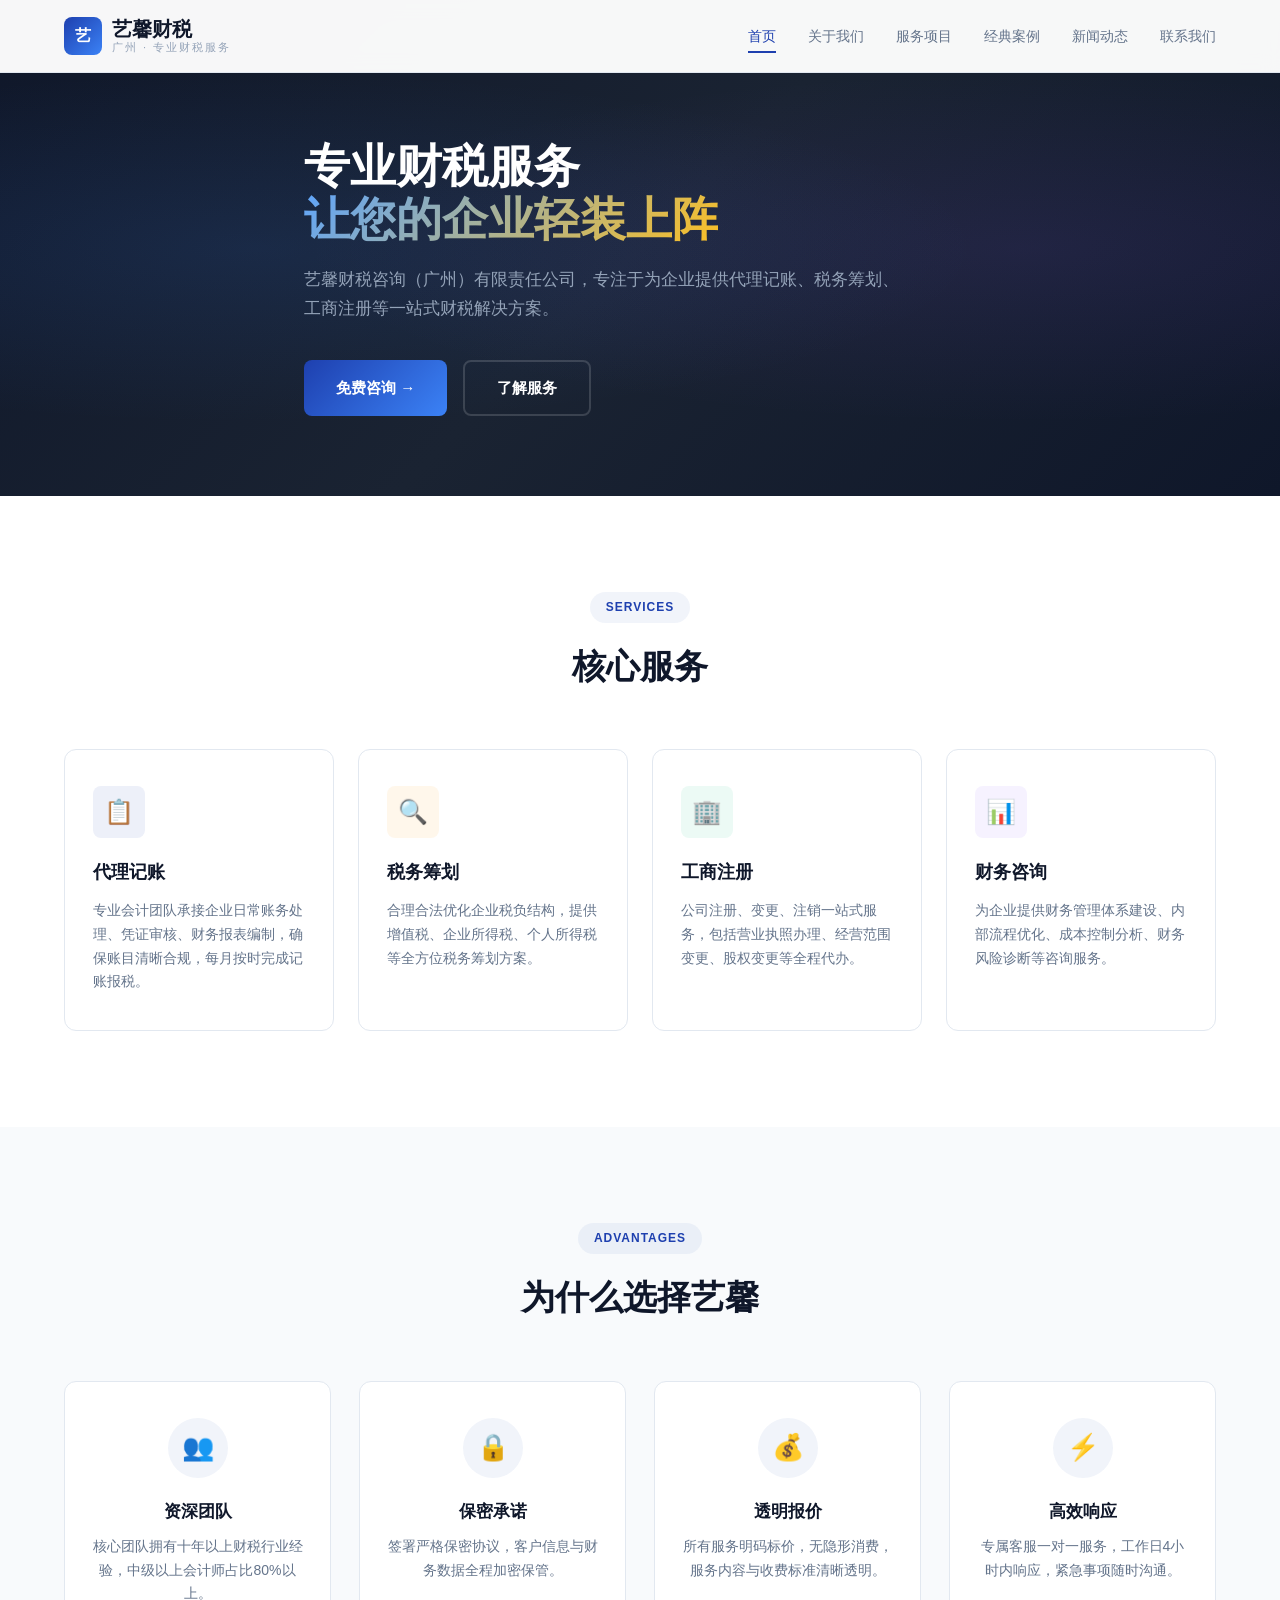
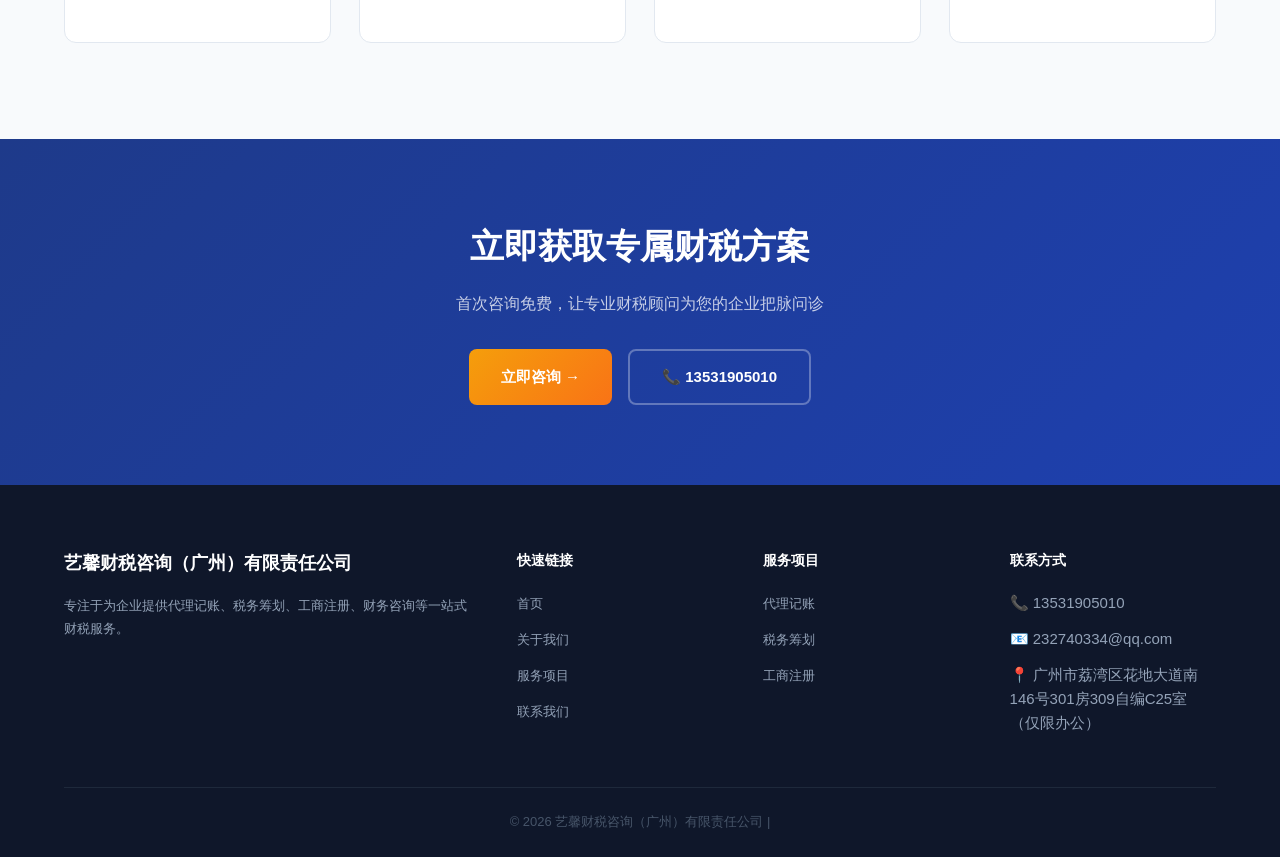
<file: index.html>
<!DOCTYPE html><html lang="zh-CN"><head><meta charset="UTF-8"><meta http-equiv="Cache-Control" content="no-cache, no-store, must-revalidate"><meta http-equiv="Pragma" content="no-cache"><meta http-equiv="Expires" content="0"><meta name="viewport" content="width=device-width,initial-scale=1.0"><title>艺馨财税咨询（广州）有限责任公司 - 专业财税服务</title><meta name="description" content="艺馨财税提供代理记账、税务筹划、工商注册等一站式财税服务"><link rel="stylesheet" href="css/style.css?v=2"></head><body><header class="header"><div class="container header-inner"><a href="index.html" class="logo"><div class="logo-icon">艺</div><div class="logo-text">艺馨财税<div class="logo-sub">广州 · 专业财税服务</div></div></a><button class="nav-toggle" aria-label="菜单"><span></span><span></span><span></span></button><nav class="nav"><a href="index.html">首页</a><a href="about.html">关于我们</a><a href="services.html">服务项目</a><a href="cases.html">经典案例</a><a href="news.html">新闻动态</a><a href="contact.html">联系我们</a></nav></div></header><section class="hero"><div class="container hero-content"><h1>专业财税服务<br><span>让您的企业轻装上阵</span></h1><p>艺馨财税咨询（广州）有限责任公司，专注于为企业提供代理记账、税务筹划、工商注册等一站式财税解决方案。</p><div class="hero-buttons"><a href="contact.html" class="btn btn-primary">免费咨询 →</a><a href="services.html" class="btn btn-outline">了解服务</a></div></div></section><section class="section"><div class="container"><div class="section-header fade-in"><div class="section-tag">SERVICES</div><h2>核心服务</h2></div><div class="services-grid"><div class="service-card fade-in"><div class="service-icon" style="background:rgba(30,64,175,0.08);">📋</div><h3>代理记账</h3><p>专业会计团队承接企业日常账务处理、凭证审核、财务报表编制，确保账目清晰合规，每月按时完成记账报税。</p></div><div class="service-card fade-in"><div class="service-icon" style="background:rgba(245,158,11,0.08);">🔍</div><h3>税务筹划</h3><p>合理合法优化企业税负结构，提供增值税、企业所得税、个人所得税等全方位税务筹划方案。</p></div><div class="service-card fade-in"><div class="service-icon" style="background:rgba(16,185,129,0.08);">🏢</div><h3>工商注册</h3><p>公司注册、变更、注销一站式服务，包括营业执照办理、经营范围变更、股权变更等全程代办。</p></div><div class="service-card fade-in"><div class="service-icon" style="background:rgba(139,92,246,0.08);">📊</div><h3>财务咨询</h3><p>为企业提供财务管理体系建设、内部流程优化、成本控制分析、财务风险诊断等咨询服务。</p></div></div></div></section><section class="section light"><div class="container"><div class="section-header fade-in"><div class="section-tag">ADVANTAGES</div><h2>为什么选择艺馨</h2></div><div class="advantages-grid"><div class="advantage-card fade-in"><div class="advantage-icon">👥</div><h3>资深团队</h3><p>核心团队拥有十年以上财税行业经验，中级以上会计师占比80%以上。</p></div><div class="advantage-card fade-in"><div class="advantage-icon">🔒</div><h3>保密承诺</h3><p>签署严格保密协议，客户信息与财务数据全程加密保管。</p></div><div class="advantage-card fade-in"><div class="advantage-icon">💰</div><h3>透明报价</h3><p>所有服务明码标价，无隐形消费，服务内容与收费标准清晰透明。</p></div><div class="advantage-card fade-in"><div class="advantage-icon">⚡</div><h3>高效响应</h3><p>专属客服一对一服务，工作日4小时内响应，紧急事项随时沟通。</p></div></div></div></section><section class="cta-section"><div class="container"><h2>立即获取专属财税方案</h2><p>首次咨询免费，让专业财税顾问为您的企业把脉问诊</p><div class="hero-buttons" style="justify-content:center;"><a href="contact.html" class="btn btn-accent">立即咨询 →</a><a href="tel:13531905010" class="btn btn-outline">📞 13531905010</a></div></div></section><footer class="footer"><div class="container"><div class="footer-grid"><div class="footer-about"><h3>艺馨财税咨询（广州）有限责任公司</h3><p>专注于为企业提供代理记账、税务筹划、工商注册、财务咨询等一站式财税服务。</p></div><div class="footer-col"><h4>快速链接</h4><ul><li><a href="index.html">首页</a></li><li><a href="about.html">关于我们</a></li><li><a href="services.html">服务项目</a></li><li><a href="contact.html">联系我们</a></li></ul></div><div class="footer-col"><h4>服务项目</h4><ul><li><a href="services.html">代理记账</a></li><li><a href="services.html">税务筹划</a></li><li><a href="services.html">工商注册</a></li></ul></div><div class="footer-col"><h4>联系方式</h4><ul><li>📞 13531905010</li><li>📧 232740334@qq.com</li><li>📍 广州市荔湾区花地大道南146号301房309自编C25室（仅限办公）</li></ul></div></div><div class="footer-bottom"><p>&copy; 2026 艺馨财税咨询（广州）有限责任公司 | <a href="#"></a></p></div></div></footer><script src="js/main.js"></script><script>
(function(){
    var bp = document.createElement("script");
    bp.src = "https://zz.bdstatic.com/linksubmit/push.js";
    var s = document.getElementsByTagName("script")[0];
    s.parentNode.insertBefore(bp, s);
})();
</script></body></html>
</file>
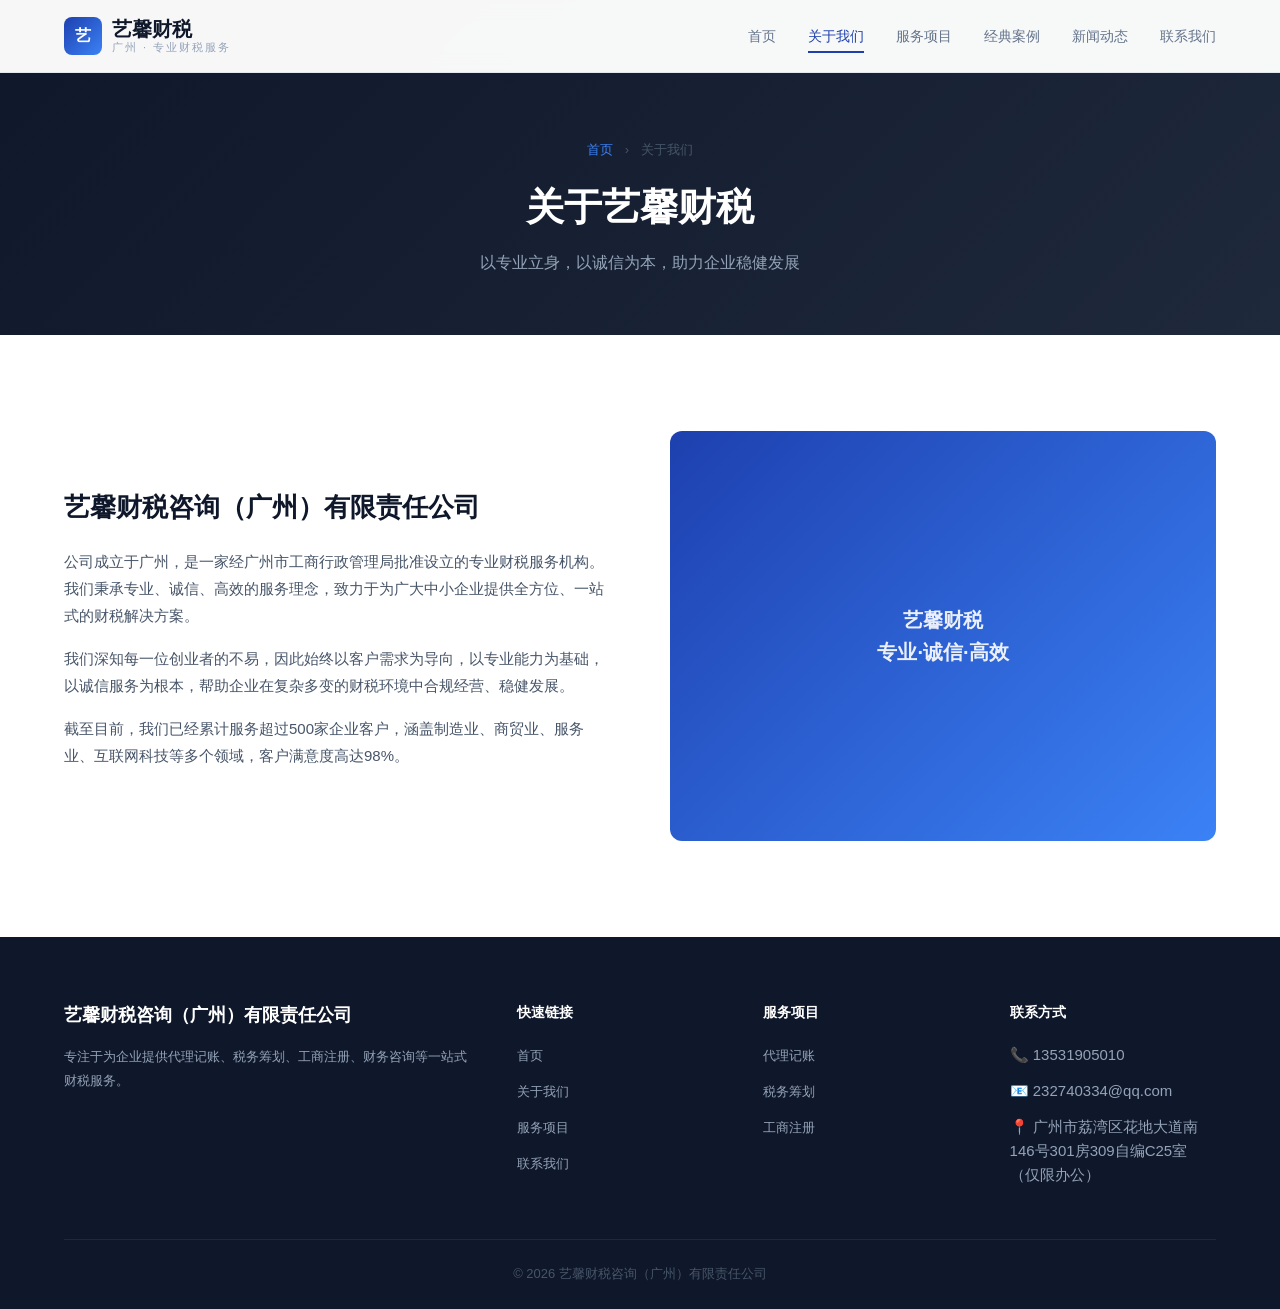
<file: about.html>
<!DOCTYPE html><html lang="zh-CN"><head><meta charset="UTF-8"><meta http-equiv="Cache-Control" content="no-cache, no-store, must-revalidate"><meta http-equiv="Pragma" content="no-cache"><meta http-equiv="Expires" content="0"><meta name="viewport" content="width=device-width,initial-scale=1.0"><title>关于我们 - 艺馨财税咨询（广州）有限责任公司</title><meta name="description" content="关于艺馨财税"><link rel="stylesheet" href="css/style.css?v=2"></head><body><header class="header"><div class="container header-inner"><a href="index.html" class="logo"><div class="logo-icon">艺</div><div class="logo-text">艺馨财税<div class="logo-sub">广州 · 专业财税服务</div></div></a><button class="nav-toggle" aria-label="菜单"><span></span><span></span><span></span></button><nav class="nav"><a href="index.html">首页</a><a href="about.html">关于我们</a><a href="services.html">服务项目</a><a href="cases.html">经典案例</a><a href="news.html">新闻动态</a><a href="contact.html">联系我们</a></nav></div></header><div class="page-banner"><div class="container"><div class="breadcrumb"><a href="index.html">首页</a><span> › </span>关于我们</div><h1>关于艺馨财税</h1><p>以专业立身，以诚信为本，助力企业稳健发展</p></div></div><section class="section"><div class="container"><div class="about-grid"><div class="about-text fade-in"><h3>艺馨财税咨询（广州）有限责任公司</h3><p>公司成立于广州，是一家经广州市工商行政管理局批准设立的专业财税服务机构。我们秉承专业、诚信、高效的服务理念，致力于为广大中小企业提供全方位、一站式的财税解决方案。</p><p>我们深知每一位创业者的不易，因此始终以客户需求为导向，以专业能力为基础，以诚信服务为根本，帮助企业在复杂多变的财税环境中合规经营、稳健发展。</p><p>截至目前，我们已经累计服务超过500家企业客户，涵盖制造业、商贸业、服务业、互联网科技等多个领域，客户满意度高达98%。</p></div><div class="about-image" style="background:linear-gradient(135deg,#1e40af,#3b82f6);display:flex;align-items:center;justify-content:center;color:rgba(255,255,255,0.9);font-size:20px;font-weight:700;border-radius:12px;aspect-ratio:4/3;text-align:center;padding:20px;">艺馨财税<br>专业·诚信·高效</div></div></div></section><footer class="footer"><div class="container"><div class="footer-grid"><div class="footer-about"><h3>艺馨财税咨询（广州）有限责任公司</h3><p>专注于为企业提供代理记账、税务筹划、工商注册、财务咨询等一站式财税服务。</p></div><div class="footer-col"><h4>快速链接</h4><ul><li><a href="index.html">首页</a></li><li><a href="about.html">关于我们</a></li><li><a href="services.html">服务项目</a></li><li><a href="contact.html">联系我们</a></li></ul></div><div class="footer-col"><h4>服务项目</h4><ul><li><a href="services.html">代理记账</a></li><li><a href="services.html">税务筹划</a></li><li><a href="services.html">工商注册</a></li></ul></div><div class="footer-col"><h4>联系方式</h4><ul><li>📞 13531905010</li><li>📧 232740334@qq.com</li><li>📍 广州市荔湾区花地大道南146号301房309自编C25室（仅限办公）</li></ul></div></div><div class="footer-bottom"><p>&copy; 2026 艺馨财税咨询（广州）有限责任公司</p></div></div></footer><script src="js/main.js"></script><script>
(function(){
    var bp = document.createElement("script");
    bp.src = "https://zz.bdstatic.com/linksubmit/push.js";
    var s = document.getElementsByTagName("script")[0];
    s.parentNode.insertBefore(bp, s);
})();
</script></body></html>
</file>
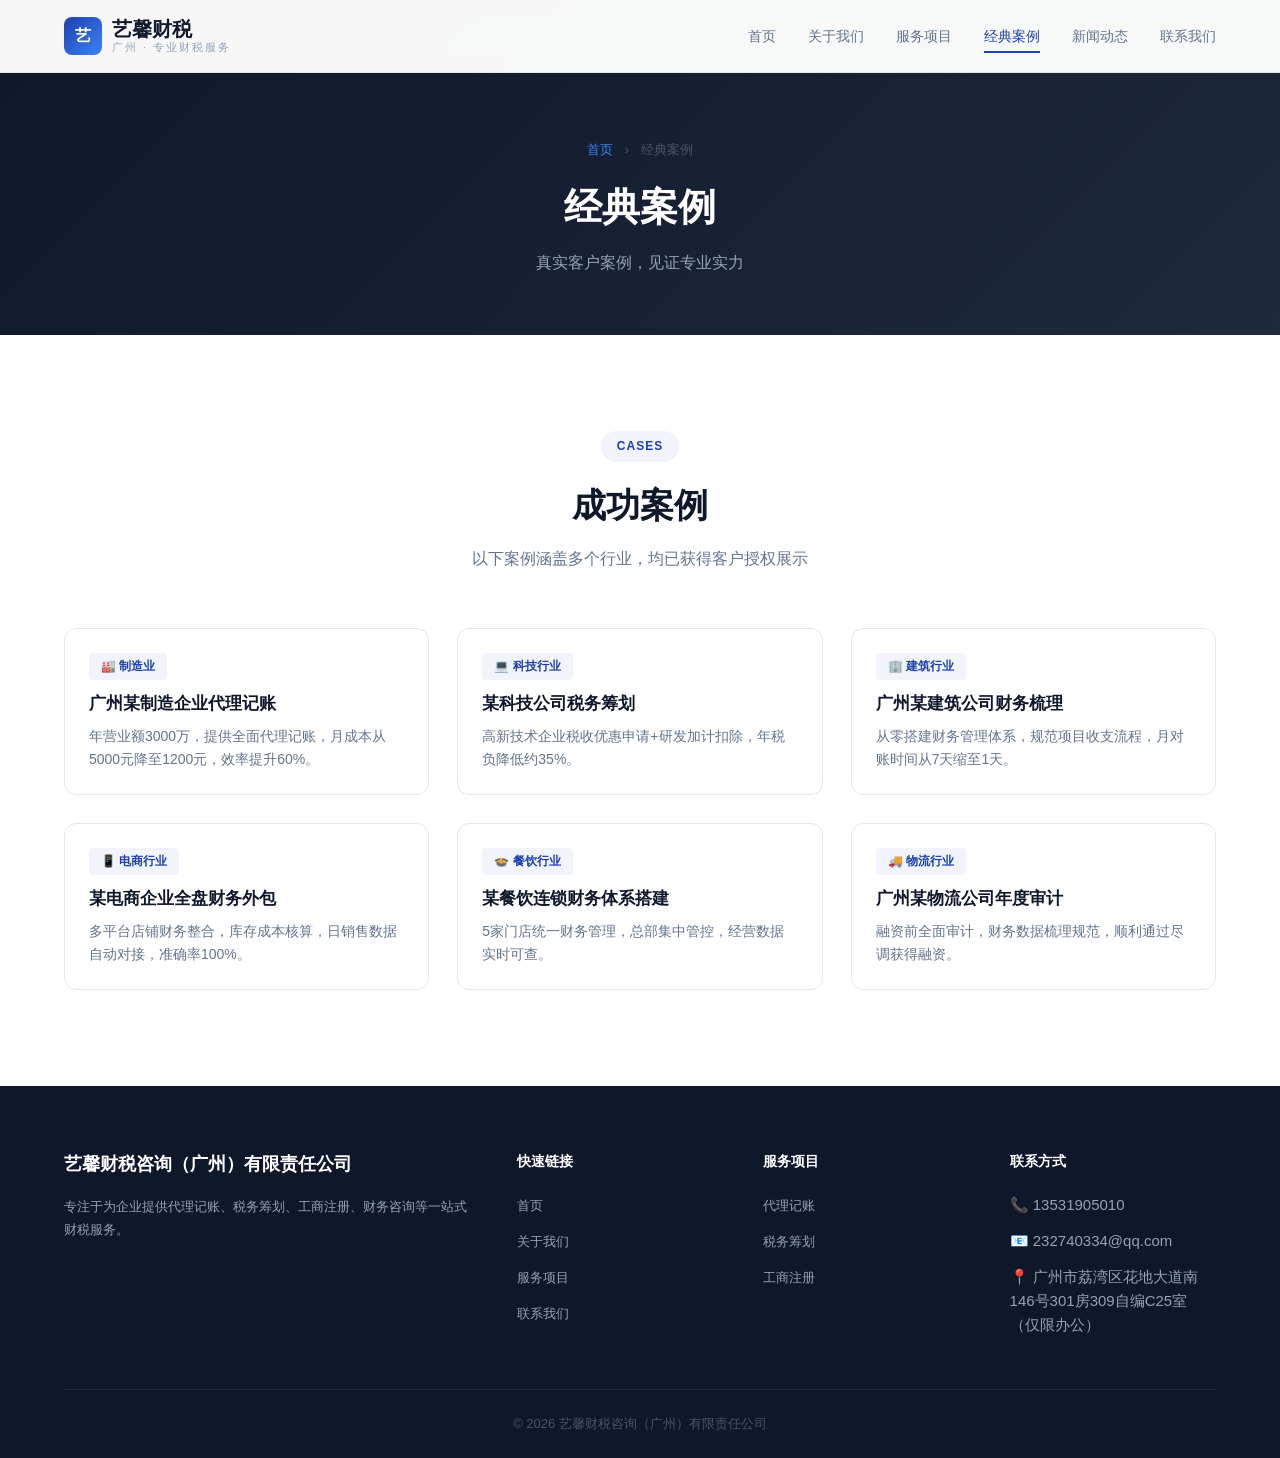
<file: cases.html>
<!DOCTYPE html><html lang="zh-CN"><head><meta charset="UTF-8"><meta http-equiv="Cache-Control" content="no-cache, no-store, must-revalidate"><meta http-equiv="Pragma" content="no-cache"><meta http-equiv="Expires" content="0"><meta name="viewport" content="width=device-width,initial-scale=1.0"><title>经典案例 - 艺馨财税咨询（广州）有限责任公司</title><meta name="description" content="经典案例展示"><link rel="stylesheet" href="css/style.css?v=2"></head><body><header class="header"><div class="container header-inner"><a href="index.html" class="logo"><div class="logo-icon">艺</div><div class="logo-text">艺馨财税<div class="logo-sub">广州 · 专业财税服务</div></div></a><button class="nav-toggle" aria-label="菜单"><span></span><span></span><span></span></button><nav class="nav"><a href="index.html">首页</a><a href="about.html">关于我们</a><a href="services.html">服务项目</a><a href="cases.html">经典案例</a><a href="news.html">新闻动态</a><a href="contact.html">联系我们</a></nav></div></header><div class="page-banner"><div class="container"><div class="breadcrumb"><a href="index.html">首页</a><span> › </span>经典案例</div><h1>经典案例</h1><p>真实客户案例，见证专业实力</p></div></div><section class="section"><div class="container"><div class="section-header fade-in"><div class="section-tag">CASES</div><h2>成功案例</h2><p>以下案例涵盖多个行业，均已获得客户授权展示</p></div><div class="cases-grid"><div class="case-card fade-in"><div class="case-body"><div class="case-tag">🏭 制造业</div><h3>广州某制造企业代理记账</h3><p>年营业额3000万，提供全面代理记账，月成本从5000元降至1200元，效率提升60%。</p></div></div><div class="case-card fade-in"><div class="case-body"><div class="case-tag">💻 科技行业</div><h3>某科技公司税务筹划</h3><p>高新技术企业税收优惠申请+研发加计扣除，年税负降低约35%。</p></div></div><div class="case-card fade-in"><div class="case-body"><div class="case-tag">🏢 建筑行业</div><h3>广州某建筑公司财务梳理</h3><p>从零搭建财务管理体系，规范项目收支流程，月对账时间从7天缩至1天。</p></div></div><div class="case-card fade-in"><div class="case-body"><div class="case-tag">📱 电商行业</div><h3>某电商企业全盘财务外包</h3><p>多平台店铺财务整合，库存成本核算，日销售数据自动对接，准确率100%。</p></div></div><div class="case-card fade-in"><div class="case-body"><div class="case-tag">🍲 餐饮行业</div><h3>某餐饮连锁财务体系搭建</h3><p>5家门店统一财务管理，总部集中管控，经营数据实时可查。</p></div></div><div class="case-card fade-in"><div class="case-body"><div class="case-tag">🚚 物流行业</div><h3>广州某物流公司年度审计</h3><p>融资前全面审计，财务数据梳理规范，顺利通过尽调获得融资。</p></div></div></div></div></section><footer class="footer"><div class="container"><div class="footer-grid"><div class="footer-about"><h3>艺馨财税咨询（广州）有限责任公司</h3><p>专注于为企业提供代理记账、税务筹划、工商注册、财务咨询等一站式财税服务。</p></div><div class="footer-col"><h4>快速链接</h4><ul><li><a href="index.html">首页</a></li><li><a href="about.html">关于我们</a></li><li><a href="services.html">服务项目</a></li><li><a href="contact.html">联系我们</a></li></ul></div><div class="footer-col"><h4>服务项目</h4><ul><li><a href="services.html">代理记账</a></li><li><a href="services.html">税务筹划</a></li><li><a href="services.html">工商注册</a></li></ul></div><div class="footer-col"><h4>联系方式</h4><ul><li>📞 13531905010</li><li>📧 232740334@qq.com</li><li>📍 广州市荔湾区花地大道南146号301房309自编C25室（仅限办公）</li></ul></div></div><div class="footer-bottom"><p>&copy; 2026 艺馨财税咨询（广州）有限责任公司</p></div></div></footer><script src="js/main.js"></script><script>
(function(){
    var bp = document.createElement("script");
    bp.src = "https://zz.bdstatic.com/linksubmit/push.js";
    var s = document.getElementsByTagName("script")[0];
    s.parentNode.insertBefore(bp, s);
})();
</script></body></html>
</file>
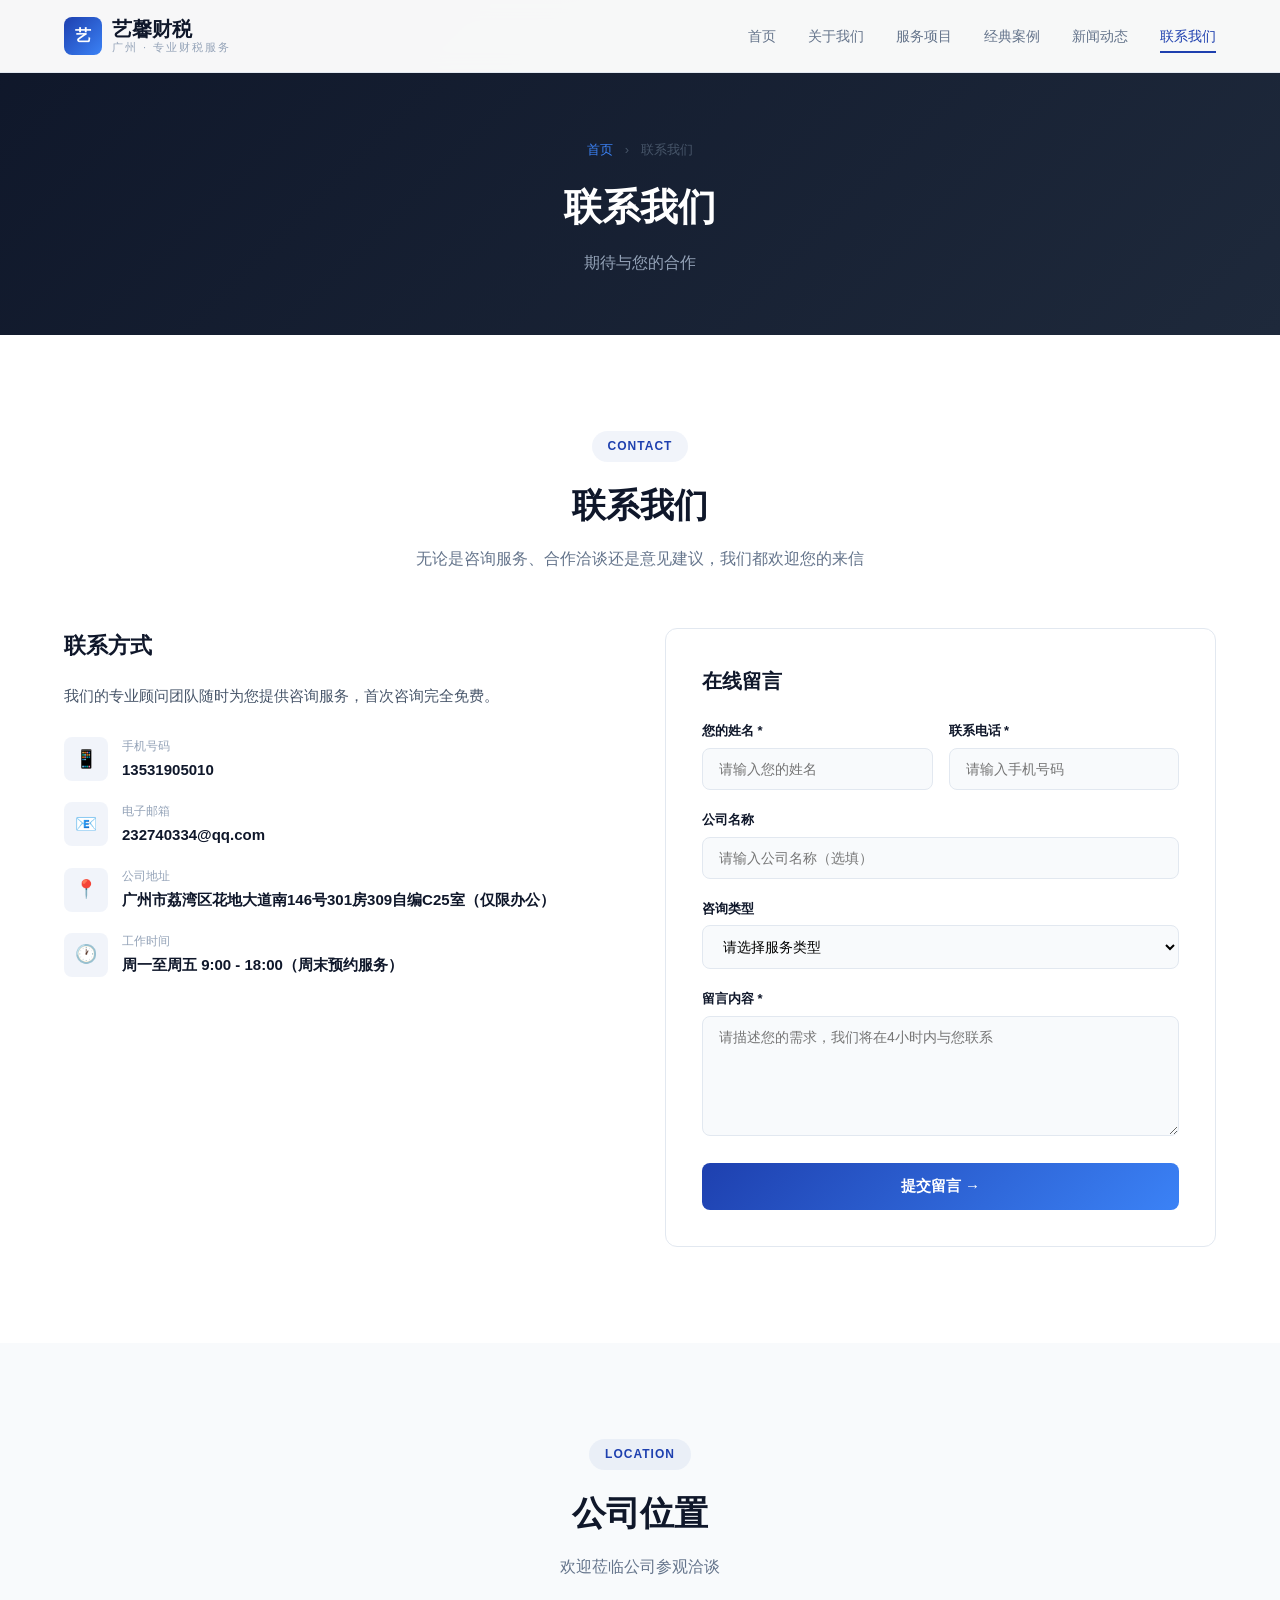
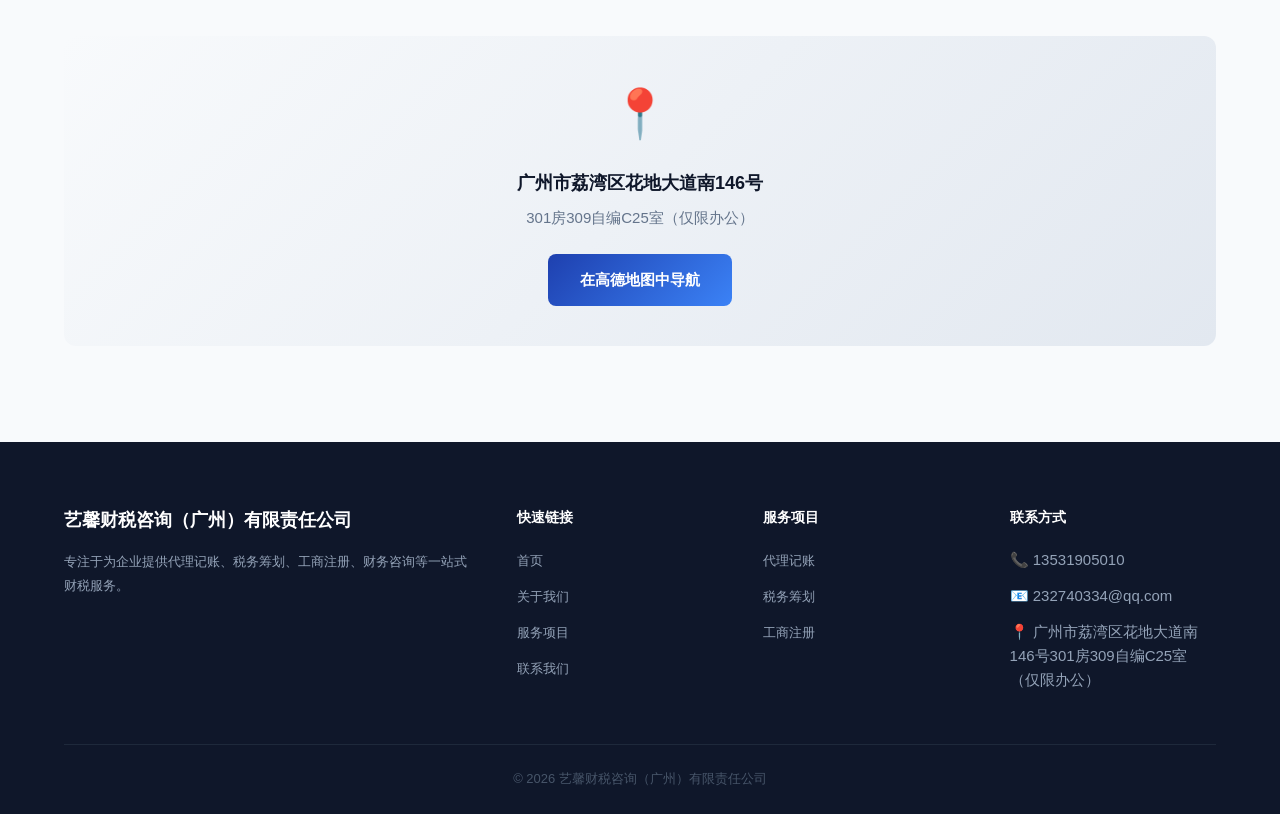
<file: contact.html>
<!DOCTYPE html><html lang="zh-CN"><head><meta charset="UTF-8"><meta http-equiv="Cache-Control" content="no-cache, no-store, must-revalidate"><meta http-equiv="Pragma" content="no-cache"><meta http-equiv="Expires" content="0"><meta name="viewport" content="width=device-width,initial-scale=1.0"><title>联系我们 - 艺馨财税咨询（广州）有限责任公司</title><meta name="description" content="联系我们获取专业财税服务"><link rel="stylesheet" href="css/style.css?v=2"></head><body><header class="header"><div class="container header-inner"><a href="index.html" class="logo"><div class="logo-icon">艺</div><div class="logo-text">艺馨财税<div class="logo-sub">广州 · 专业财税服务</div></div></a><button class="nav-toggle" aria-label="菜单"><span></span><span></span><span></span></button><nav class="nav"><a href="index.html">首页</a><a href="about.html">关于我们</a><a href="services.html">服务项目</a><a href="cases.html">经典案例</a><a href="news.html">新闻动态</a><a href="contact.html">联系我们</a></nav></div></header><div class="page-banner"><div class="container"><div class="breadcrumb"><a href="index.html">首页</a><span> › </span>联系我们</div><h1>联系我们</h1><p>期待与您的合作</p></div></div><section class="section"><div class="container"><div class="section-header fade-in"><div class="section-tag">CONTACT</div><h2>联系我们</h2><p>无论是咨询服务、合作洽谈还是意见建议，我们都欢迎您的来信</p></div><div class="contact-grid"><div class="contact-info fade-in"><h3>联系方式</h3><p>我们的专业顾问团队随时为您提供咨询服务，首次咨询完全免费。</p><div class="contact-item"><div class="contact-icon">📱</div><div><div class="label">手机号码</div><div class="value">13531905010</div></div></div><div class="contact-item"><div class="contact-icon">📧</div><div><div class="label">电子邮箱</div><div class="value">232740334@qq.com</div></div></div><div class="contact-item"><div class="contact-icon">📍</div><div><div class="label">公司地址</div><div class="value">广州市荔湾区花地大道南146号301房309自编C25室（仅限办公）</div></div></div><div class="contact-item"><div class="contact-icon">🕐</div><div><div class="label">工作时间</div><div class="value">周一至周五 9:00 - 18:00（周末预约服务）</div></div></div></div><div class="contact-form fade-in"><h3 style="font-size:20px;color:#0f172a;font-weight:700;margin-bottom:24px;">在线留言</h3><form id="contactForm" action="https://formspree.io/f/yourformid" method="POST"><div id="formStatus" class="form-status"></div><div class="form-row"><div class="form-group"><label>您的姓名 *</label><input type="text" name="name" required placeholder="请输入您的姓名"></div><div class="form-group"><label>联系电话 *</label><input type="tel" name="phone" required placeholder="请输入手机号码"></div></div><div class="form-group"><label>公司名称</label><input type="text" name="company" placeholder="请输入公司名称（选填）"></div><div class="form-group"><label>咨询类型</label><select name="service"><option value="">请选择服务类型</option><option>代理记账</option><option>税务筹划</option><option>工商注册</option><option>财务咨询</option><option>审计服务</option><option>其他</option></select></div><div class="form-group"><label>留言内容 *</label><textarea name="message" required placeholder="请描述您的需求，我们将在4小时内与您联系"></textarea></div><button type="submit" class="btn btn-primary" style="width:100%;justify-content:center;">提交留言 →</button></form></div></div></div></section><section class="section light"><div class="container"><div class="section-header fade-in"><div class="section-tag">LOCATION</div><h2>公司位置</h2><p>欢迎莅临公司参观洽谈</p></div><div style="border-radius:12px;background:linear-gradient(135deg,#f8fafc,#e2e8f0);padding:40px;text-align:center;"><div style="font-size:48px;margin-bottom:16px;">📍</div><p style="font-size:18px;font-weight:700;color:#0f172a;margin-bottom:8px;">广州市荔湾区花地大道南146号</p><p style="font-size:15px;color:#64748b;margin-bottom:24px;">301房309自编C25室（仅限办公）</p><a href="https://uri.amap.com/search?keyword=广州市荔湾区花地大道南146号" target="_blank" class="btn btn-primary" style="display:inline-flex;">在高德地图中导航</a></div></div></section><footer class="footer"><div class="container"><div class="footer-grid"><div class="footer-about"><h3>艺馨财税咨询（广州）有限责任公司</h3><p>专注于为企业提供代理记账、税务筹划、工商注册、财务咨询等一站式财税服务。</p></div><div class="footer-col"><h4>快速链接</h4><ul><li><a href="index.html">首页</a></li><li><a href="about.html">关于我们</a></li><li><a href="services.html">服务项目</a></li><li><a href="contact.html">联系我们</a></li></ul></div><div class="footer-col"><h4>服务项目</h4><ul><li><a href="services.html">代理记账</a></li><li><a href="services.html">税务筹划</a></li><li><a href="services.html">工商注册</a></li></ul></div><div class="footer-col"><h4>联系方式</h4><ul><li>📞 13531905010</li><li>📧 232740334@qq.com</li><li>📍 广州市荔湾区花地大道南146号301房309自编C25室（仅限办公）</li></ul></div></div><div class="footer-bottom"><p>&copy; 2026 艺馨财税咨询（广州）有限责任公司</p></div></div></footer><script src="js/main.js"></script><script>
(function(){
    var bp = document.createElement("script");
    bp.src = "https://zz.bdstatic.com/linksubmit/push.js";
    var s = document.getElementsByTagName("script")[0];
    s.parentNode.insertBefore(bp, s);
})();
</script></body></html>
</file>
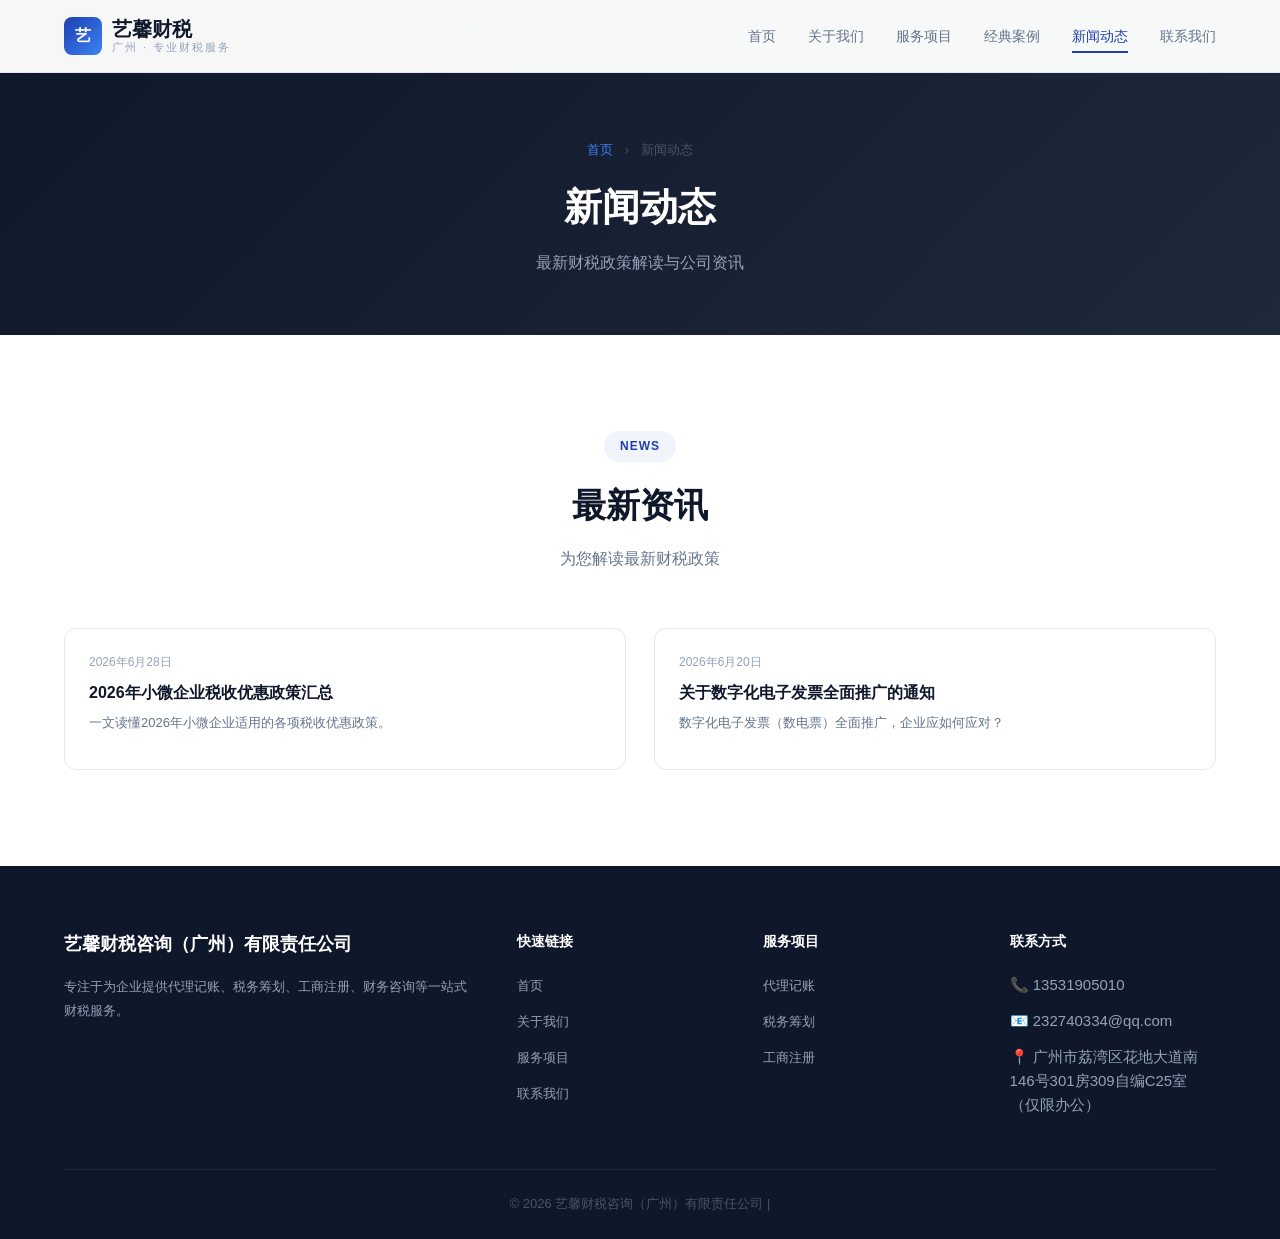
<file: news.html>
<!DOCTYPE html><html lang="zh-CN"><head><meta charset="UTF-8"><meta http-equiv="Cache-Control" content="no-cache, no-store, must-revalidate"><meta http-equiv="Pragma" content="no-cache"><meta http-equiv="Expires" content="0"><meta name="viewport" content="width=device-width,initial-scale=1.0"><title>新闻动态 - 艺馨财税咨询（广州）有限责任公司</title><meta name="description" content="最新财税政策解读与公司资讯"><link rel="stylesheet" href="css/style.css?v=2"></head><body><header class="header"><div class="container header-inner"><a href="index.html" class="logo"><div class="logo-icon">艺</div><div class="logo-text">艺馨财税<div class="logo-sub">广州 · 专业财税服务</div></div></a><button class="nav-toggle" aria-label="菜单"><span></span><span></span><span></span></button><nav class="nav"><a href="index.html">首页</a><a href="about.html">关于我们</a><a href="services.html">服务项目</a><a href="cases.html">经典案例</a><a href="news.html">新闻动态</a><a href="contact.html">联系我们</a></nav></div></header><div class="page-banner"><div class="container"><div class="breadcrumb"><a href="index.html">首页</a><span> › </span>新闻动态</div><h1>新闻动态</h1><p>最新财税政策解读与公司资讯</p></div></div><section class="section"><div class="container"><div class="section-header fade-in"><div class="section-tag">NEWS</div><h2>最新资讯</h2><p>为您解读最新财税政策</p></div><div class="news-grid"><article class="news-card fade-in"><div class="news-body"><div class="news-date">2026年6月28日</div><h3>2026年小微企业税收优惠政策汇总</h3><p>一文读懂2026年小微企业适用的各项税收优惠政策。</p></div></article><article class="news-card fade-in"><div class="news-body"><div class="news-date">2026年6月20日</div><h3>关于数字化电子发票全面推广的通知</h3><p>数字化电子发票（数电票）全面推广，企业应如何应对？</p></div></article></div></div></section><footer class="footer"><div class="container"><div class="footer-grid"><div class="footer-about"><h3>艺馨财税咨询（广州）有限责任公司</h3><p>专注于为企业提供代理记账、税务筹划、工商注册、财务咨询等一站式财税服务。</p></div><div class="footer-col"><h4>快速链接</h4><ul><li><a href="index.html">首页</a></li><li><a href="about.html">关于我们</a></li><li><a href="services.html">服务项目</a></li><li><a href="contact.html">联系我们</a></li></ul></div><div class="footer-col"><h4>服务项目</h4><ul><li><a href="services.html">代理记账</a></li><li><a href="services.html">税务筹划</a></li><li><a href="services.html">工商注册</a></li></ul></div><div class="footer-col"><h4>联系方式</h4><ul><li>📞 13531905010</li><li>📧 232740334@qq.com</li><li>📍 广州市荔湾区花地大道南146号301房309自编C25室（仅限办公）</li></ul></div></div><div class="footer-bottom"><p>&copy; 2026 艺馨财税咨询（广州）有限责任公司 | <a href="#"></a></p></div></div></footer><script src="js/main.js"></script><script>
(function(){
    var bp = document.createElement("script");
    bp.src = "https://zz.bdstatic.com/linksubmit/push.js";
    var s = document.getElementsByTagName("script")[0];
    s.parentNode.insertBefore(bp, s);
})();
</script></body></html>
</file>
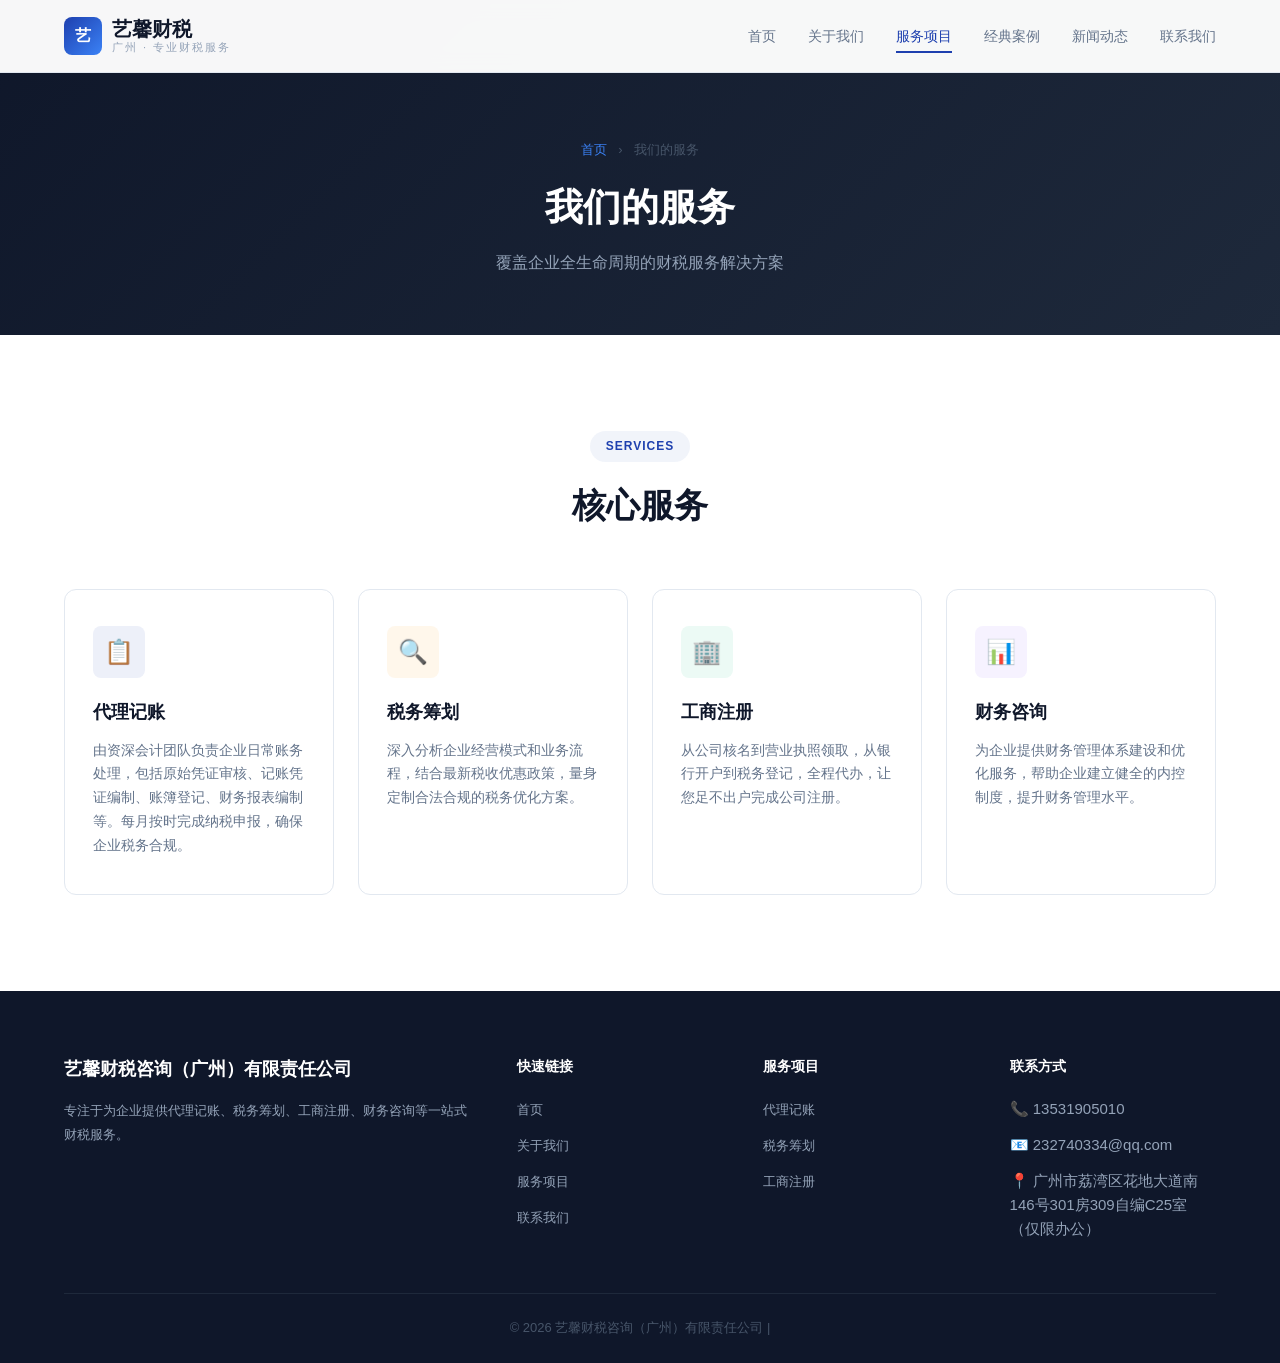
<file: services.html>
<!DOCTYPE html><html lang="zh-CN"><head><meta charset="UTF-8"><meta http-equiv="Cache-Control" content="no-cache, no-store, must-revalidate"><meta http-equiv="Pragma" content="no-cache"><meta http-equiv="Expires" content="0"><meta name="viewport" content="width=device-width,initial-scale=1.0"><title>服务项目 - 艺馨财税咨询（广州）有限责任公司</title><meta name="description" content="代理记账、税务筹划、工商注册等一站式财税服务"><link rel="stylesheet" href="css/style.css?v=2"></head><body><header class="header"><div class="container header-inner"><a href="index.html" class="logo"><div class="logo-icon">艺</div><div class="logo-text">艺馨财税<div class="logo-sub">广州 · 专业财税服务</div></div></a><button class="nav-toggle" aria-label="菜单"><span></span><span></span><span></span></button><nav class="nav"><a href="index.html">首页</a><a href="about.html">关于我们</a><a href="services.html">服务项目</a><a href="cases.html">经典案例</a><a href="news.html">新闻动态</a><a href="contact.html">联系我们</a></nav></div></header><div class="page-banner"><div class="container"><div class="breadcrumb"><a href="index.html">首页</a><span> › </span>我们的服务</div><h1>我们的服务</h1><p>覆盖企业全生命周期的财税服务解决方案</p></div></div><section class="section"><div class="container"><div class="section-header fade-in"><div class="section-tag">SERVICES</div><h2>核心服务</h2></div><div class="services-grid"><div class="service-card fade-in"><div class="service-icon" style="background:rgba(30,64,175,0.08);">📋</div><h3>代理记账</h3><p>由资深会计团队负责企业日常账务处理，包括原始凭证审核、记账凭证编制、账簿登记、财务报表编制等。每月按时完成纳税申报，确保企业税务合规。</p></div><div class="service-card fade-in"><div class="service-icon" style="background:rgba(245,158,11,0.08);">🔍</div><h3>税务筹划</h3><p>深入分析企业经营模式和业务流程，结合最新税收优惠政策，量身定制合法合规的税务优化方案。</p></div><div class="service-card fade-in"><div class="service-icon" style="background:rgba(16,185,129,0.08);">🏢</div><h3>工商注册</h3><p>从公司核名到营业执照领取，从银行开户到税务登记，全程代办，让您足不出户完成公司注册。</p></div><div class="service-card fade-in"><div class="service-icon" style="background:rgba(139,92,246,0.08);">📊</div><h3>财务咨询</h3><p>为企业提供财务管理体系建设和优化服务，帮助企业建立健全的内控制度，提升财务管理水平。</p></div></div></div></section><footer class="footer"><div class="container"><div class="footer-grid"><div class="footer-about"><h3>艺馨财税咨询（广州）有限责任公司</h3><p>专注于为企业提供代理记账、税务筹划、工商注册、财务咨询等一站式财税服务。</p></div><div class="footer-col"><h4>快速链接</h4><ul><li><a href="index.html">首页</a></li><li><a href="about.html">关于我们</a></li><li><a href="services.html">服务项目</a></li><li><a href="contact.html">联系我们</a></li></ul></div><div class="footer-col"><h4>服务项目</h4><ul><li><a href="services.html">代理记账</a></li><li><a href="services.html">税务筹划</a></li><li><a href="services.html">工商注册</a></li></ul></div><div class="footer-col"><h4>联系方式</h4><ul><li>📞 13531905010</li><li>📧 232740334@qq.com</li><li>📍 广州市荔湾区花地大道南146号301房309自编C25室（仅限办公）</li></ul></div></div><div class="footer-bottom"><p>&copy; 2026 艺馨财税咨询（广州）有限责任公司 | <a href="#"></a></p></div></div></footer><script src="js/main.js"></script><script>
(function(){
    var bp = document.createElement("script");
    bp.src = "https://zz.bdstatic.com/linksubmit/push.js";
    var s = document.getElementsByTagName("script")[0];
    s.parentNode.insertBefore(bp, s);
})();
</script></body></html>
</file>
<file: css/style.css>
:root {
  --primary: #1e40af;
  --primary-light: #3b82f6;
  --primary-dark: #1e3a8a;
  --accent: #f59e0b;
  --accent-light: #fbbf24;
  --dark: #0f172a;
  --gray-50: #f8fafc;
  --gray-100: #f1f5f9;
  --gray-200: #e2e8f0;
  --gray-300: #cbd5e1;
  --gray-400: #94a3b8;
  --gray-500: #64748b;
  --gray-600: #475569;
  --gray-700: #334155;
  --gray-800: #1e293b;
  --gray-900: #0f172a;
  --radius: 12px;
  --radius-sm: 8px;
  --shadow: 0 1px 3px rgba(0,0,0,0.06), 0 1px 2px rgba(0,0,0,0.04);
  --shadow-md: 0 4px 6px -1px rgba(0,0,0,0.07), 0 2px 4px -1px rgba(0,0,0,0.04);
  --shadow-lg: 0 10px 25px -3px rgba(0,0,0,0.08), 0 4px 6px -2px rgba(0,0,0,0.04);
  --shadow-xl: 0 20px 50px -8px rgba(0,0,0,0.12);
}
*, *::before, *::after { margin: 0; padding: 0; box-sizing: border-box; }
html { scroll-behavior: smooth; }
body {
  font-family: -apple-system, BlinkMacSystemFont, "Segoe UI", "PingFang SC", "Hiragino Sans GB", "Microsoft YaHei", "Helvetica Neue", Arial, sans-serif;
  color: #475569; line-height: 1.6; overflow-x: hidden; font-size: 15px;
}
a { text-decoration: none; color: inherit; }
ul { list-style: none; }
img { max-width: 100%; height: auto; display: block; }
.container { max-width: 1200px; margin: 0 auto; padding: 0 24px; }
header { position: fixed; top: 0; left: 0; right: 0; z-index: 1000; background: rgba(255,255,255,0.97); backdrop-filter: blur(10px); border-bottom: 1px solid var(--gray-200); transition: all 0.3s; }
header.scrolled { box-shadow: 0 4px 6px -1px rgba(0,0,0,0.07); }
.header-inner { display: flex; align-items: center; justify-content: space-between; height: 72px; }
.logo { display: flex; align-items: center; gap: 10px; font-size: 20px; font-weight: 700; color: var(--dark); }
.logo-icon { width: 38px; height: 38px; background: linear-gradient(135deg, var(--primary), var(--primary-light)); border-radius: var(--radius-sm); display: flex; align-items: center; justify-content: center; color: #fff; font-size: 16px; font-weight: 800; flex-shrink: 0; }
.logo-text { line-height: 1.2; }
.logo-sub { font-size: 11px; font-weight: 400; color: var(--gray-400); letter-spacing: 2px; }
.nav { display: flex; align-items: center; gap: 32px; }
.nav a { font-size: 14px; font-weight: 500; color: var(--gray-500); transition: color 0.2s; position: relative; padding: 4px 0; }
.nav a:hover, .nav a.active { color: var(--primary); }
.nav a::after { content: ''; position: absolute; bottom: -2px; left: 0; right: 0; height: 2px; background: var(--primary); transform: scaleX(0); transition: transform 0.2s; }
.nav a:hover::after, .nav a.active::after { transform: scaleX(1); }
.nav-toggle { display: none; flex-direction: column; gap: 5px; cursor: pointer; padding: 4px; background: none; border: none; }
.nav-toggle span { width: 24px; height: 2px; background: var(--dark); transition: all 0.3s; border-radius: 2px; display: block; }
.nav-toggle.active span:nth-child(1) { transform: rotate(45deg) translate(5px,5px); }
.nav-toggle.active span:nth-child(2) { opacity: 0; }
.nav-toggle.active span:nth-child(3) { transform: rotate(-45deg) translate(5px,-5px); }
.hero { padding: 140px 0 80px; background: linear-gradient(135deg, #0f172a 0%, #1a2332 50%, #0f172a 100%); color: #fff; position: relative; overflow: hidden; }
.hero::before { content: ''; position: absolute; inset: 0; background: radial-gradient(ellipse at 20% 50%, rgba(59,130,246,0.12) 0%, transparent 50%), radial-gradient(ellipse at 80% 50%, rgba(139,92,246,0.1) 0%, transparent 50%); }
.hero-content { position: relative; z-index: 1; max-width: 720px; }
.hero h1 { font-size: 46px; font-weight: 800; line-height: 1.15; margin-bottom: 20px; color: #fff; }
.hero h1 span { background: linear-gradient(135deg, #60a5fa, #fbbf24); -webkit-background-clip: text; -webkit-text-fill-color: transparent; background-clip: text; }
.hero p { font-size: 17px; color: #94a3b8; margin-bottom: 36px; line-height: 1.7; max-width: 600px; }
.hero-buttons { display: flex; gap: 16px; flex-wrap: wrap; }
.btn { display: inline-flex; align-items: center; gap: 8px; padding: 14px 32px; border-radius: var(--radius-sm); font-size: 15px; font-weight: 600; transition: all 0.25s; cursor: pointer; border: none; font-family: inherit; }
.btn-primary { background: linear-gradient(135deg, #1e40af, #3b82f6); color: #fff; }
.btn-primary:hover { transform: translateY(-2px); box-shadow: 0 8px 25px rgba(30,64,175,0.35); }
.btn-outline { background: transparent; color: #fff; border: 2px solid rgba(255,255,255,0.15); }
.btn-outline:hover { border-color: #3b82f6; transform: translateY(-2px); background: rgba(255,255,255,0.05); }
.btn-accent { background: linear-gradient(135deg, #f59e0b, #f97316); color: #fff; }
.btn-accent:hover { transform: translateY(-2px); box-shadow: 0 8px 25px rgba(245,158,11,0.35); }
.btn-sm { padding: 10px 20px; font-size: 13px; }
.section { padding: 96px 0; }
.section-header { text-align: center; margin-bottom: 56px; }
.section-tag { display: inline-block; padding: 6px 16px; border-radius: 20px; background: rgba(30,64,175,0.06); color: #1e40af; font-size: 12px; font-weight: 600; margin-bottom: 16px; letter-spacing: 1px; }
.section h2 { font-size: 34px; font-weight: 800; color: #0f172a; margin-bottom: 12px; }
.section-header p { font-size: 16px; color: #64748b; max-width: 620px; margin: 0 auto; line-height: 1.7; }
.section.light { background: #f8fafc; }
.services-grid { display: grid; grid-template-columns: repeat(auto-fit, minmax(260px, 1fr)); gap: 24px; }
.service-card { background: #fff; border-radius: 12px; padding: 36px 28px; border: 1px solid #e2e8f0; transition: all 0.3s; cursor: default; }
.service-card:hover { transform: translateY(-4px); box-shadow: 0 10px 25px -3px rgba(0,0,0,0.08); border-color: #3b82f6; }
.service-icon { width: 52px; height: 52px; border-radius: 8px; display: flex; align-items: center; justify-content: center; font-size: 24px; margin-bottom: 20px; }
.service-card h3 { font-size: 18px; margin-bottom: 12px; color: #0f172a; font-weight: 700; }
.service-card p { font-size: 14px; color: #64748b; line-height: 1.7; }
.about-grid { display: grid; grid-template-columns: 1fr 1fr; gap: 60px; align-items: center; }
.about-image { border-radius: 12px; overflow: hidden; background: linear-gradient(135deg, #1e293b, #334155); aspect-ratio: 4/3; display: flex; align-items: center; justify-content: center; color: #475569; font-size: 48px; }
.about-text h3 { font-size: 26px; margin-bottom: 20px; color: #0f172a; font-weight: 800; }
.about-text p { font-size: 15px; color: #475569; margin-bottom: 16px; line-height: 1.8; }
.stats-row { display: grid; grid-template-columns: repeat(4, 1fr); gap: 20px; margin-top: 36px; }
.stat-item { text-align: center; padding: 20px; background: #f8fafc; border-radius: 8px; border: 1px solid #e2e8f0; }
.stat-number { font-size: 32px; font-weight: 800; color: #1e40af; line-height: 1; }
.stat-label { font-size: 13px; color: #64748b; margin-top: 6px; }
.advantages-grid { display: grid; grid-template-columns: repeat(auto-fit, minmax(240px, 1fr)); gap: 28px; }
.advantage-card { text-align: center; padding: 36px 24px; background: #fff; border-radius: 12px; border: 1px solid #e2e8f0; transition: all 0.3s; }
.advantage-card:hover { transform: translateY(-4px); box-shadow: 0 10px 25px -3px rgba(0,0,0,0.08); }
.advantage-icon { width: 60px; height: 60px; margin: 0 auto 20px; background: rgba(30,64,175,0.06); border-radius: 50%; display: flex; align-items: center; justify-content: center; font-size: 26px; }
.advantage-card h3 { font-size: 17px; color: #0f172a; margin-bottom: 10px; font-weight: 700; }
.advantage-card p { font-size: 14px; color: #64748b; line-height: 1.7; }
.process-steps { max-width: 800px; margin: 0 auto; position: relative; }
.process-steps::before { content: ''; position: absolute; left: 24px; top: 0; bottom: 0; width: 2px; background: linear-gradient(to bottom, #3b82f6, #f59e0b); }
.process-step { display: flex; gap: 24px; margin-bottom: 36px; position: relative; }
.step-num { width: 50px; height: 50px; border-radius: 50%; background: linear-gradient(135deg, #1e40af, #3b82f6); color: #fff; display: flex; align-items: center; justify-content: center; font-weight: 800; font-size: 18px; flex-shrink: 0; position: relative; z-index: 1; }
.step-content { padding-top: 8px; }
.step-content h4 { font-size: 17px; color: #0f172a; margin-bottom: 6px; font-weight: 700; }
.step-content p { font-size: 14px; color: #64748b; line-height: 1.7; }
.cases-grid { display: grid; grid-template-columns: repeat(auto-fit, minmax(320px, 1fr)); gap: 28px; }
.case-card { background: #fff; border-radius: 12px; overflow: hidden; border: 1px solid #e2e8f0; transition: all 0.3s; }
.case-card:hover { transform: translateY(-4px); box-shadow: 0 10px 25px -3px rgba(0,0,0,0.08); }
.case-image { height: 180px; background: linear-gradient(135deg, #1e293b, #334155); display: flex; align-items: center; justify-content: center; color: #475569; font-size: 32px; }
.case-body { padding: 24px; }
.case-tag { display: inline-block; padding: 4px 12px; border-radius: 4px; background: rgba(30,64,175,0.06); color: #1e40af; font-size: 12px; font-weight: 600; margin-bottom: 10px; }
.case-body h3 { font-size: 17px; margin-bottom: 8px; color: #0f172a; font-weight: 700; }
.case-body p { font-size: 14px; color: #64748b; line-height: 1.6; }
.news-grid { display: grid; grid-template-columns: repeat(auto-fit, minmax(300px, 1fr)); gap: 28px; }
.news-card { background: #fff; border-radius: 12px; overflow: hidden; border: 1px solid #e2e8f0; transition: all 0.3s; }
.news-card:hover { transform: translateY(-4px); box-shadow: 0 10px 25px -3px rgba(0,0,0,0.08); }
.news-body { padding: 24px; }
.news-date { font-size: 12px; color: #94a3b8; margin-bottom: 10px; }
.news-body h3 { font-size: 16px; margin-bottom: 8px; color: #0f172a; font-weight: 700; line-height: 1.4; }
.news-body p { font-size: 13px; color: #64748b; line-height: 1.6; margin-bottom: 12px; }
.news-link { color: #1e40af; font-size: 13px; font-weight: 600; }
.news-link:hover { text-decoration: underline; }
.cta-section { padding: 80px 0; text-align: center; background: linear-gradient(135deg, #1e3a8a, #1e40af); color: #fff; }
.cta-section h2 { font-size: 34px; font-weight: 800; margin-bottom: 16px; color: #fff; }
.cta-section p { font-size: 16px; color: rgba(255,255,255,0.75); margin-bottom: 32px; max-width: 550px; margin-left: auto; margin-right: auto; line-height: 1.7; }
.cta-section .btn-outline { border-color: rgba(255,255,255,0.3); }
.cta-section .btn-outline:hover { border-color: #fff; }
.contact-grid { display: grid; grid-template-columns: 1fr 1fr; gap: 50px; }
.contact-info h3 { font-size: 22px; margin-bottom: 20px; color: #0f172a; font-weight: 800; }
.contact-info p { color: #475569; margin-bottom: 28px; line-height: 1.7; font-size: 15px; }
.contact-item { display: flex; align-items: center; gap: 14px; margin-bottom: 20px; }
.contact-icon { width: 44px; height: 44px; border-radius: 8px; background: rgba(30,64,175,0.06); color: #1e40af; display: flex; align-items: center; justify-content: center; font-size: 18px; flex-shrink: 0; }
.contact-item .label { font-size: 12px; color: #94a3b8; margin-bottom: 2px; }
.contact-item .value { font-size: 15px; color: #0f172a; font-weight: 600; }
.contact-form { background: #fff; padding: 36px; border-radius: 12px; border: 1px solid #e2e8f0; }
.form-group { margin-bottom: 20px; }
.form-group label { display: block; font-size: 13px; font-weight: 600; color: #0f172a; margin-bottom: 6px; }
.form-group input, .form-group textarea, .form-group select { width: 100%; padding: 12px 16px; border: 1px solid #e2e8f0; border-radius: 8px; font-size: 14px; font-family: inherit; transition: all 0.2s; background: #f8fafc; }
.form-group input:focus, .form-group textarea:focus, .form-group select:focus { outline: none; border-color: #3b82f6; background: #fff; box-shadow: 0 0 0 3px rgba(30,64,175,0.08); }
.form-group textarea { resize: vertical; min-height: 120px; }
.form-row { display: grid; grid-template-columns: 1fr 1fr; gap: 16px; }
.form-status { padding: 12px 16px; border-radius: 8px; margin-bottom: 16px; font-size: 14px; display: none; }
.form-status.success { display: block; background: #dcfce7; color: #166534; border: 1px solid #bbf7d0; }
.form-status.error { display: block; background: #fef2f2; color: #991b1b; border: 1px solid #fecaca; }
.footer { background: #0f172a; color: #94a3b8; padding: 64px 0 0; }
.footer-grid { display: grid; grid-template-columns: 2fr 1fr 1fr 1fr; gap: 40px; padding-bottom: 40px; border-bottom: 1px solid #1e293b; }
.footer-about h3 { color: #fff; font-size: 18px; margin-bottom: 16px; }
.footer-about p { font-size: 13px; line-height: 1.8; }
.footer-social { display: flex; gap: 10px; margin-top: 20px; }
.footer-social a { width: 36px; height: 36px; border-radius: 8px; background: #1e293b; display: flex; align-items: center; justify-content: center; color: #64748b; transition: all 0.2s; font-size: 14px; text-decoration: none; }
.footer-social a:hover { background: #1e40af; color: #fff; }
.footer-col h4 { color: #fff; font-size: 14px; margin-bottom: 20px; font-weight: 700; }
.footer-col li { margin-bottom: 12px; }
.footer-col a { font-size: 13px; color: #94a3b8; transition: color 0.2s; }
.footer-col a:hover { color: #3b82f6; }
.footer-bottom { text-align: center; padding: 24px 0; font-size: 13px; color: #475569; }
.footer-bottom a { color: #3b82f6; }
.page-banner { padding: 140px 0 60px; background: linear-gradient(135deg, #0f172a, #1e293b); color: #fff; text-align: center; }
.page-banner h1 { font-size: 38px; font-weight: 800; margin-bottom: 12px; color: #fff; }
.page-banner p { color: #94a3b8; font-size: 16px; max-width: 500px; margin: 0 auto; }
.breadcrumb { font-size: 13px; color: #475569; margin-bottom: 16px; }
.breadcrumb a { color: #3b82f6; }
.breadcrumb span { margin: 0 8px; }
.values-grid { display: grid; grid-template-columns: repeat(auto-fit, minmax(220px, 1fr)); gap: 24px; }
.value-card { text-align: center; padding: 32px 20px; border: 1px solid #e2e8f0; border-radius: 12px; transition: all 0.3s; }
.value-card:hover { border-color: #3b82f6; transform: translateY(-4px); box-shadow: 0 4px 6px -1px rgba(0,0,0,0.07); }
.value-icon { width: 56px; height: 56px; margin: 0 auto 16px; background: rgba(30,64,175,0.06); border-radius: 8px; display: flex; align-items: center; justify-content: center; font-size: 24px; }
.value-card h3 { font-size: 17px; color: #0f172a; margin-bottom: 8px; font-weight: 700; }
.value-card p { font-size: 13px; color: #64748b; line-height: 1.6; }
.pricing-grid { display: grid; grid-template-columns: repeat(auto-fit, minmax(260px, 1fr)); gap: 28px; }
.price-card { background: #fff; padding: 36px 28px; border-radius: 12px; border: 1px solid #e2e8f0; text-align: center; transition: all 0.3s; }
.price-card:hover { box-shadow: 0 10px 25px -3px rgba(0,0,0,0.08); }
.price-card.featured { border-color: #1e40af; box-shadow: 0 4px 24px rgba(30,64,175,0.12); position: relative; }
.price-card.featured::before { content: '推荐'; position: absolute; top: -12px; left: 50%; transform: translateX(-50%); background: linear-gradient(135deg, #1e40af, #3b82f6); color: #fff; padding: 4px 20px; border-radius: 20px; font-size: 12px; font-weight: 700; }
.price-card h4 { font-size: 18px; color: #0f172a; margin-bottom: 8px; font-weight: 700; }
.price-card .price { font-size: 38px; font-weight: 800; color: #1e40af; margin: 16px 0; line-height: 1; }
.price-card .price span { font-size: 14px; font-weight: 400; color: #94a3b8; }
.price-card ul { text-align: left; margin: 20px 0 28px; }
.price-card li { padding: 10px 0; font-size: 14px; color: #64748b; display: flex; align-items: center; gap: 10px; border-bottom: 1px solid #f1f5f9; }
.price-card li:last-child { border-bottom: none; }
.price-card li::before { content: '✓'; color: #1e40af; font-weight: 700; font-size: 14px; }
.faq-list { max-width: 800px; margin: 0 auto; }
.faq-item { border-bottom: 1px solid #e2e8f0; }
.faq-question { display: flex; justify-content: space-between; align-items: center; padding: 20px 0; cursor: pointer; font-weight: 600; color: #0f172a; font-size: 15px; transition: color 0.2s; }
.faq-question:hover { color: #1e40af; }
.faq-question .arrow { transition: transform 0.3s; font-size: 12px; color: #94a3b8; }
.faq-item.active .faq-question .arrow { transform: rotate(180deg); }
.faq-answer { max-height: 0; overflow: hidden; transition: max-height 0.3s ease, padding 0.3s ease; padding: 0; }
.faq-item.active .faq-answer { max-height: 300px; padding: 0 0 20px; }
.faq-answer p { font-size: 14px; color: #64748b; line-height: 1.8; }
.pagination { display: flex; justify-content: center; gap: 8px; margin-top: 48px; }
.pagination a { padding: 10px 16px; border: 1px solid #e2e8f0; border-radius: 8px; font-size: 14px; color: #64748b; transition: all 0.2s; }
.pagination a:hover, .pagination a.active { background: #1e40af; color: #fff; border-color: #1e40af; }
.fade-in { opacity: 0; transform: translateY(20px); transition: all 0.6s ease; }
.fade-in.visible { opacity: 1; transform: translateY(0); }
@media (max-width: 1024px) {
  .footer-grid { grid-template-columns: 1fr 1fr; }
}
@media (max-width: 768px) {
  .nav { display: none; position: fixed; top: 72px; left: 0; right: 0; background: #fff; flex-direction: column; padding: 20px; border-bottom: 1px solid #e2e8f0; gap: 16px; box-shadow: 0 10px 25px -3px rgba(0,0,0,0.08); }
  .nav.open { display: flex; }
  .nav-toggle { display: flex; }
  .hero { padding: 120px 0 60px; }
  .hero h1 { font-size: 30px; }
  .hero p { font-size: 15px; }
  .about-grid, .contact-grid { grid-template-columns: 1fr; }
  .about-image { order: -1; }
  .section { padding: 60px 0; }
  .section h2 { font-size: 26px; }
  .stats-row { grid-template-columns: repeat(2, 1fr); }
  .stat-number { font-size: 26px; }
  .form-row { grid-template-columns: 1fr; }
  .page-banner { padding: 120px 0 40px; }
  .page-banner h1 { font-size: 28px; }
  .cta-section h2 { font-size: 26px; }
  .pricing-grid { grid-template-columns: 1fr; max-width: 400px; margin: 0 auto; }
}
@media (max-width: 480px) {
  .stats-row { grid-template-columns: repeat(2, 1fr); }
  .footer-grid { grid-template-columns: 1fr; }
  .hero h1 { font-size: 26px; }
  .container { padding: 0 16px; }
  .contact-form { padding: 24px; }
}
</file>
